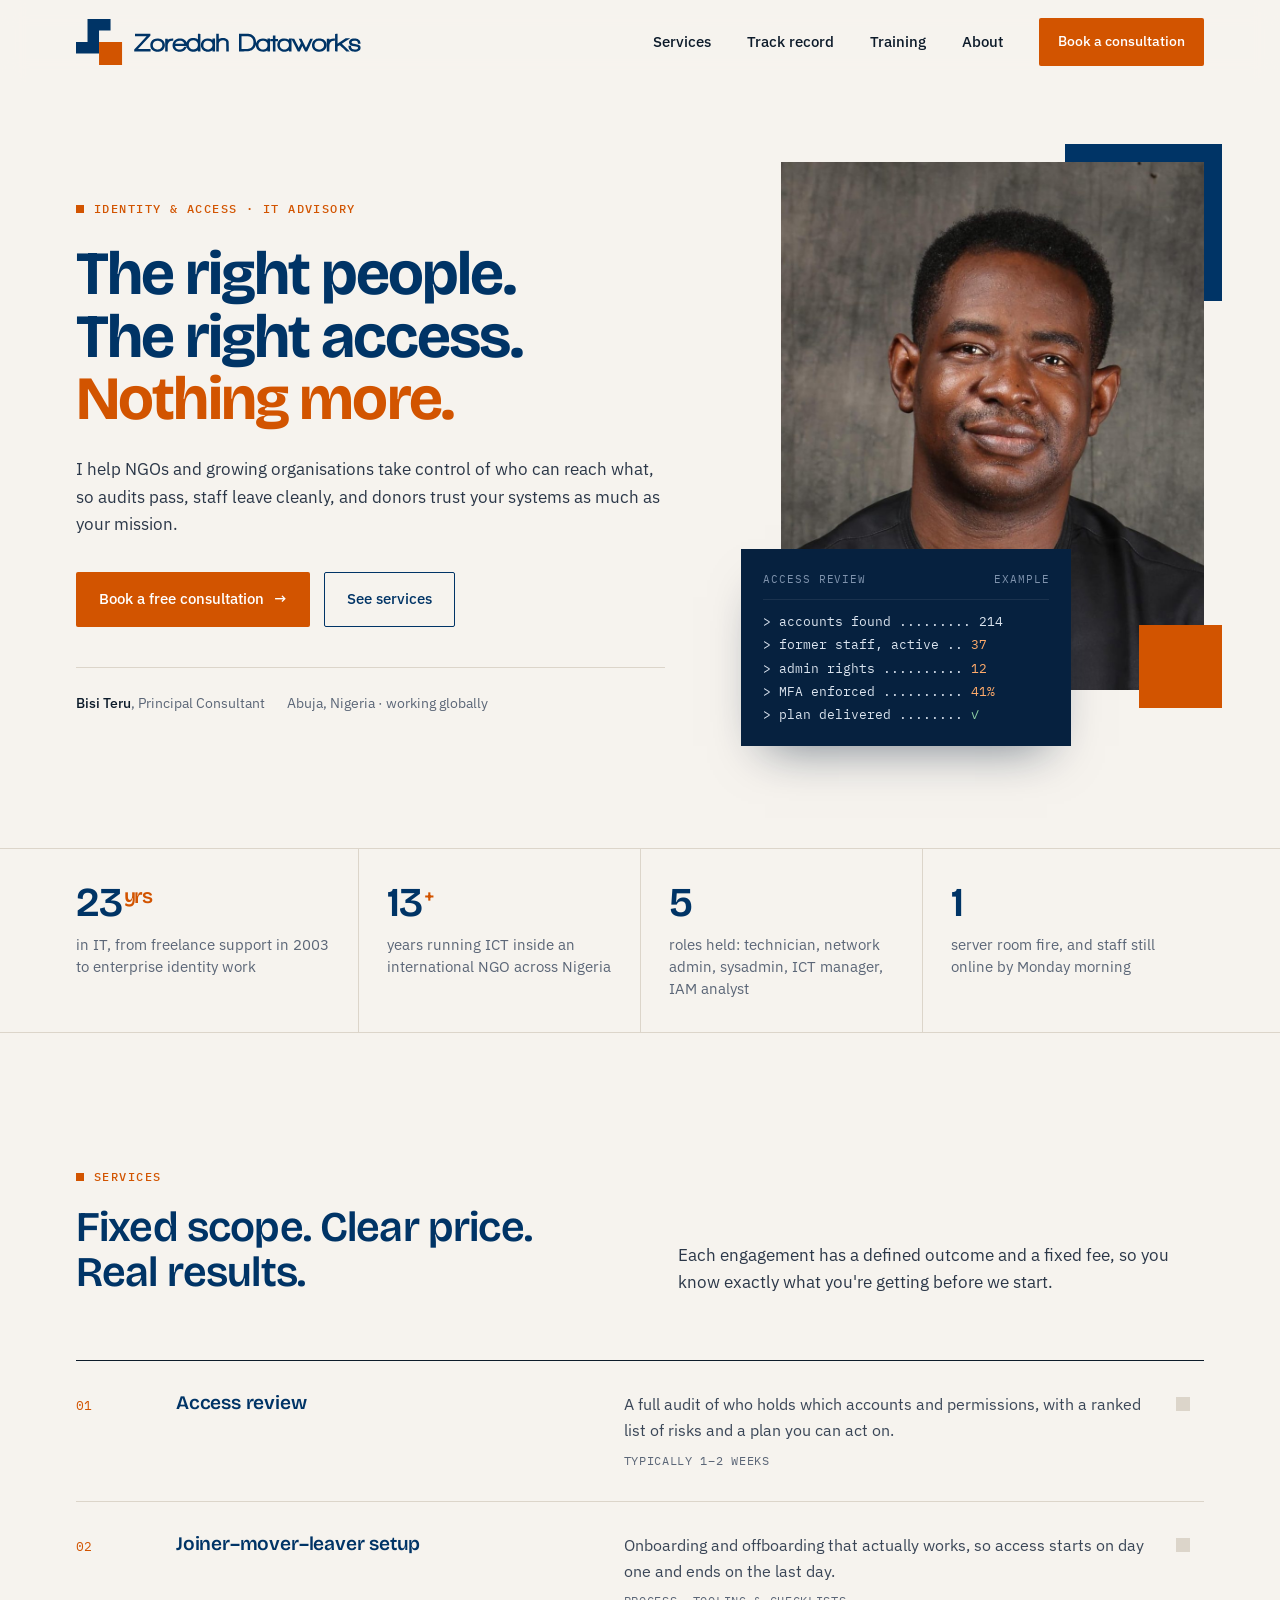
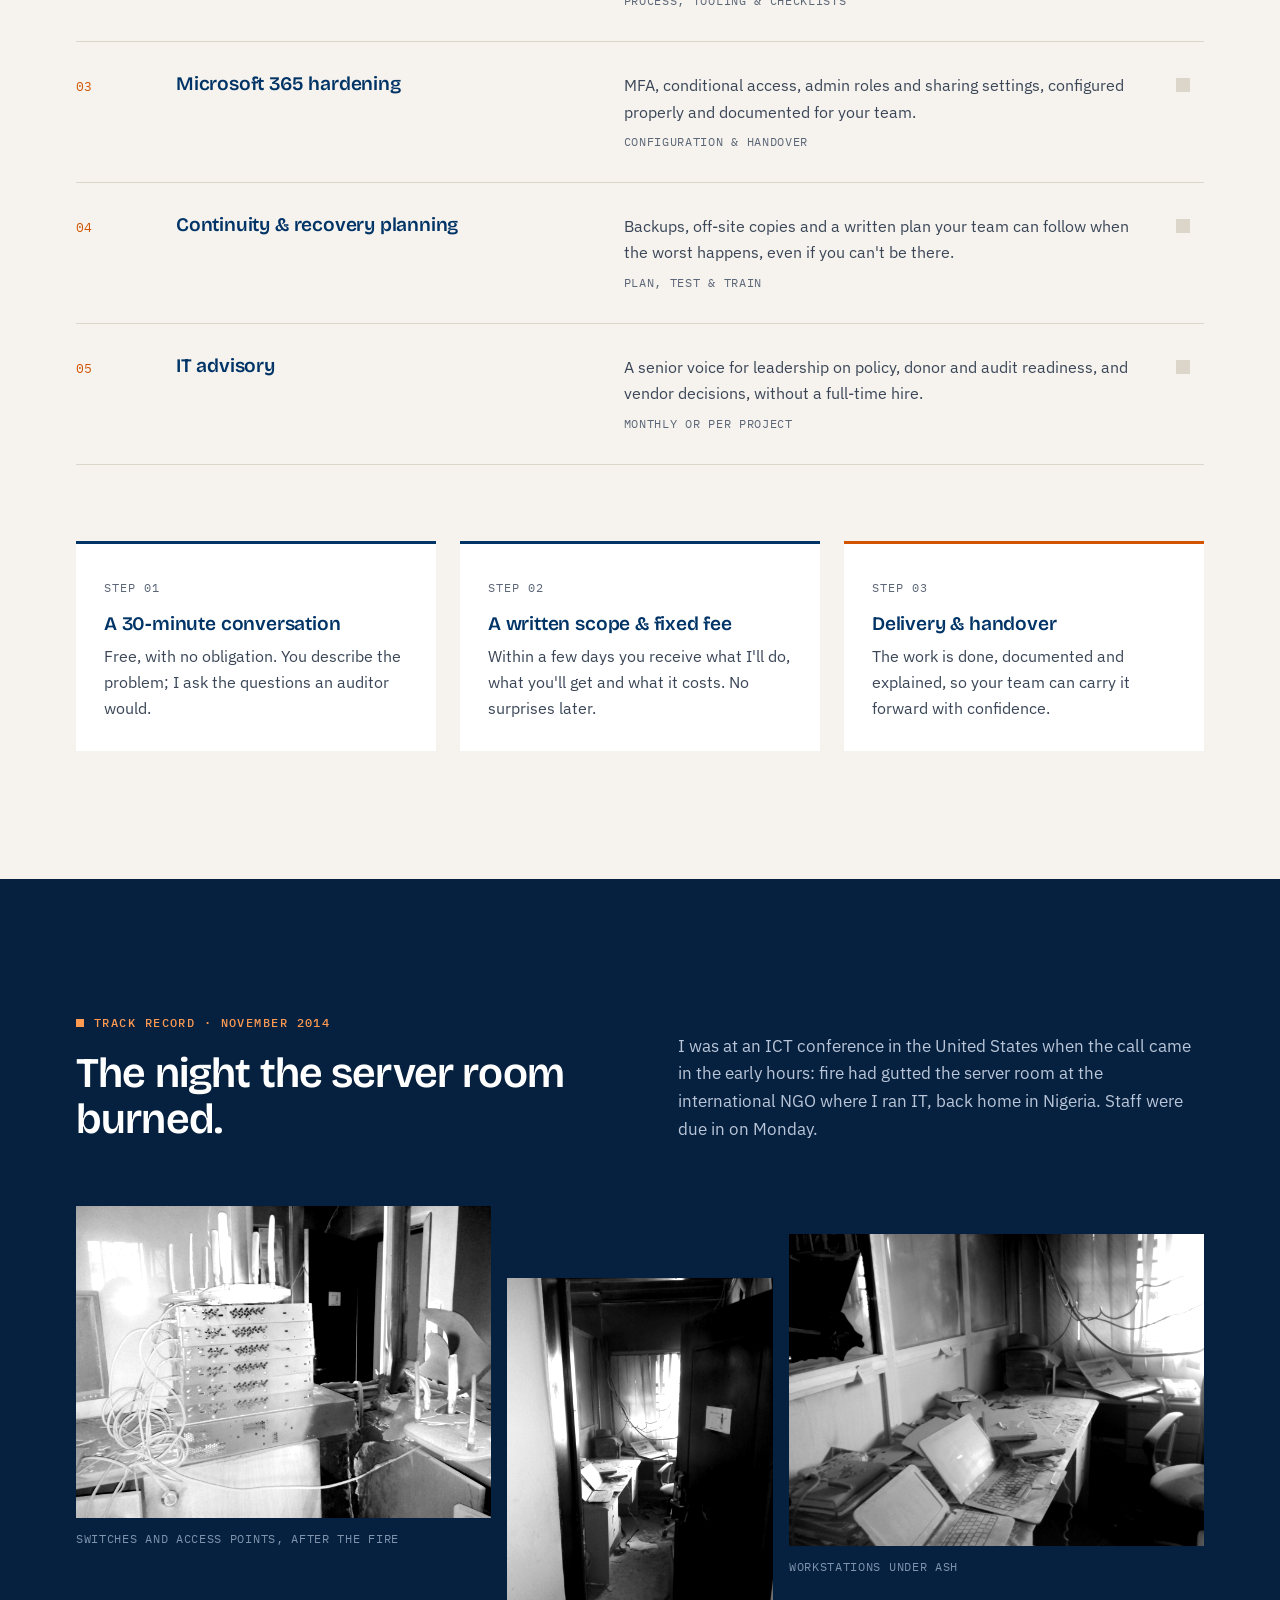
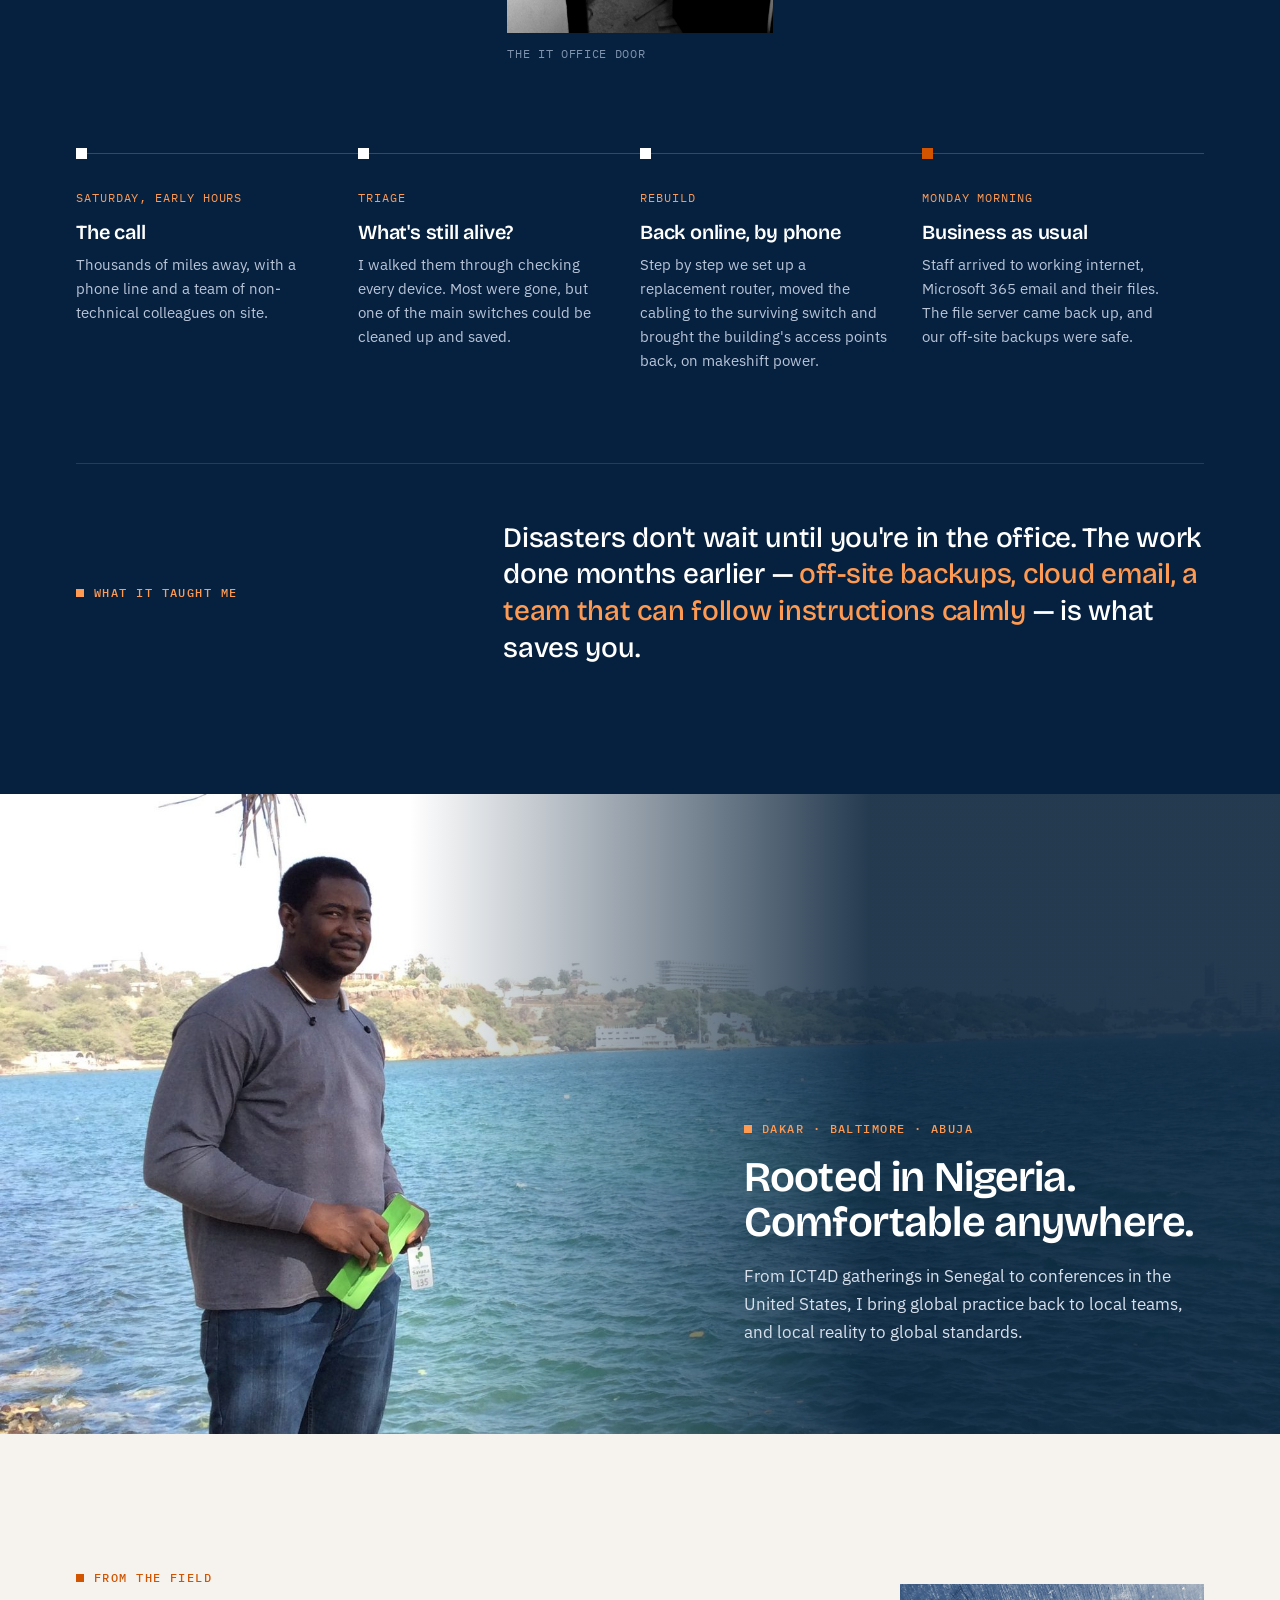
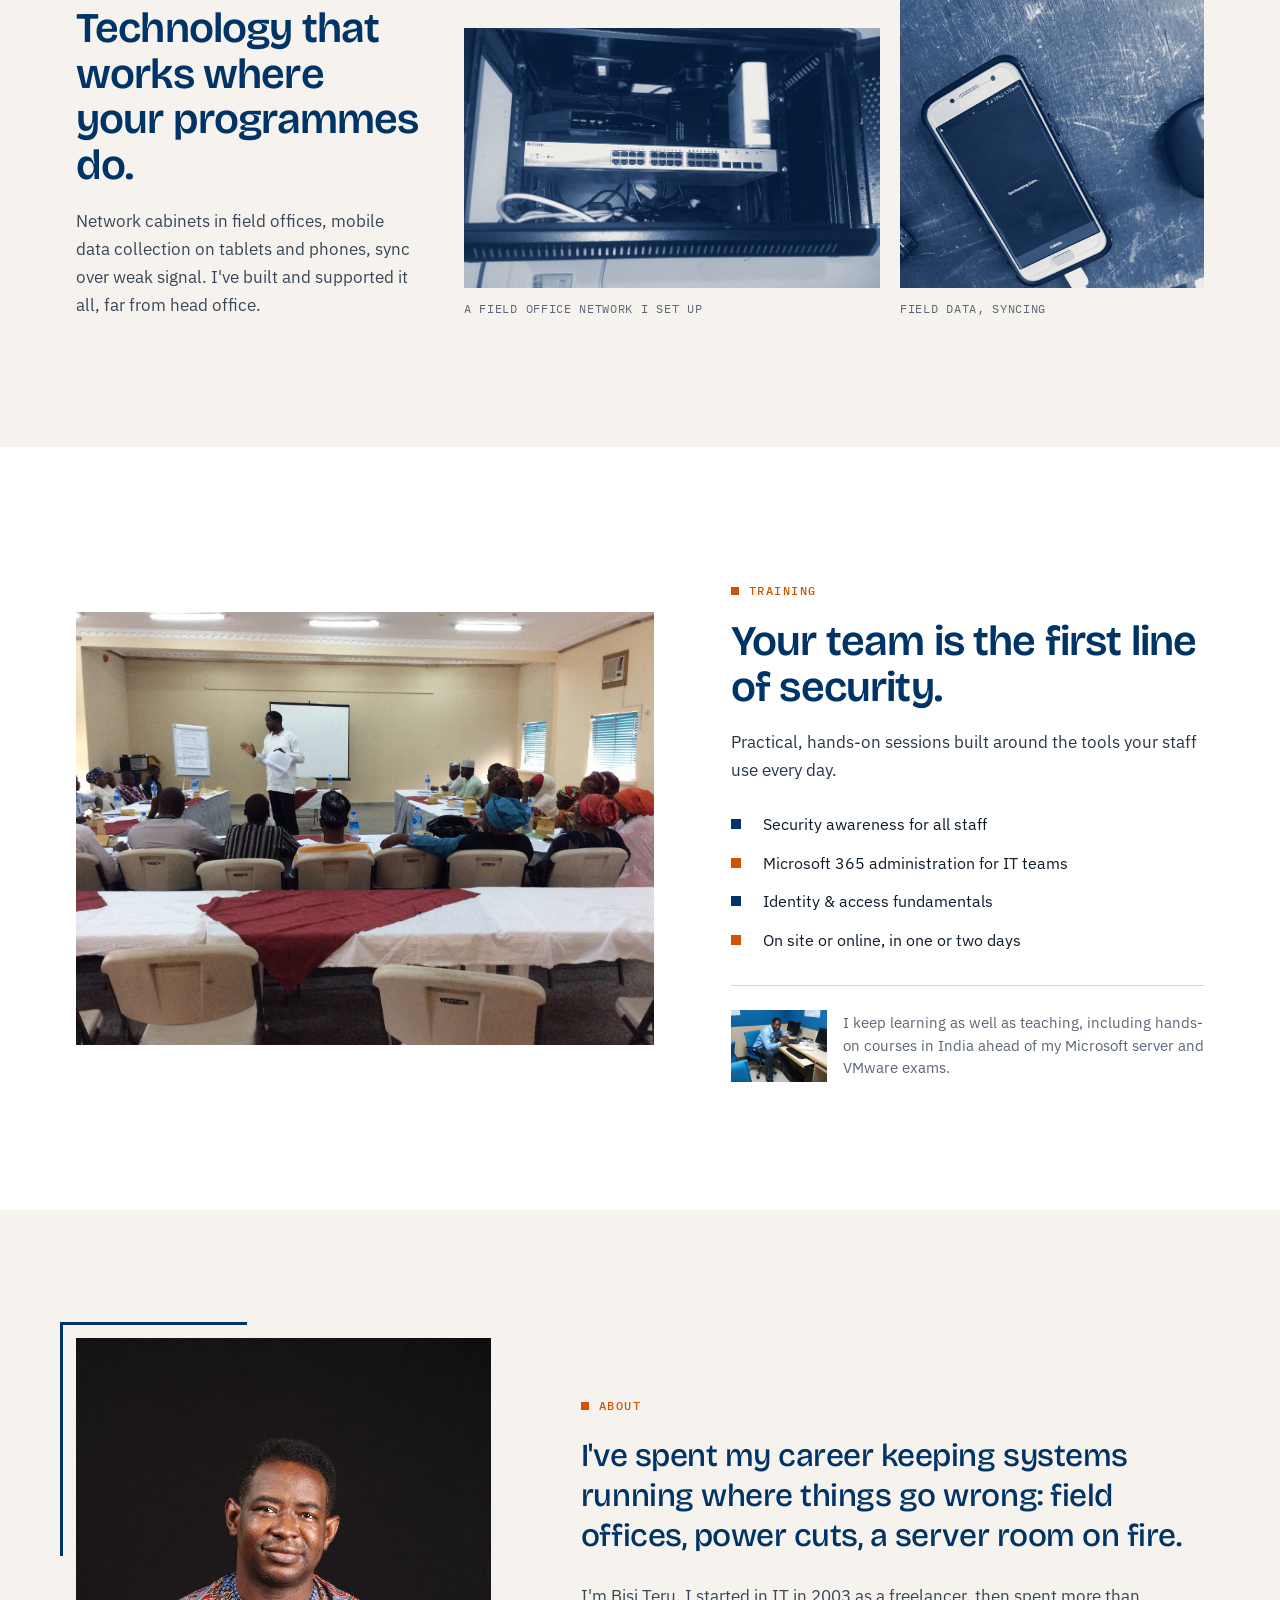
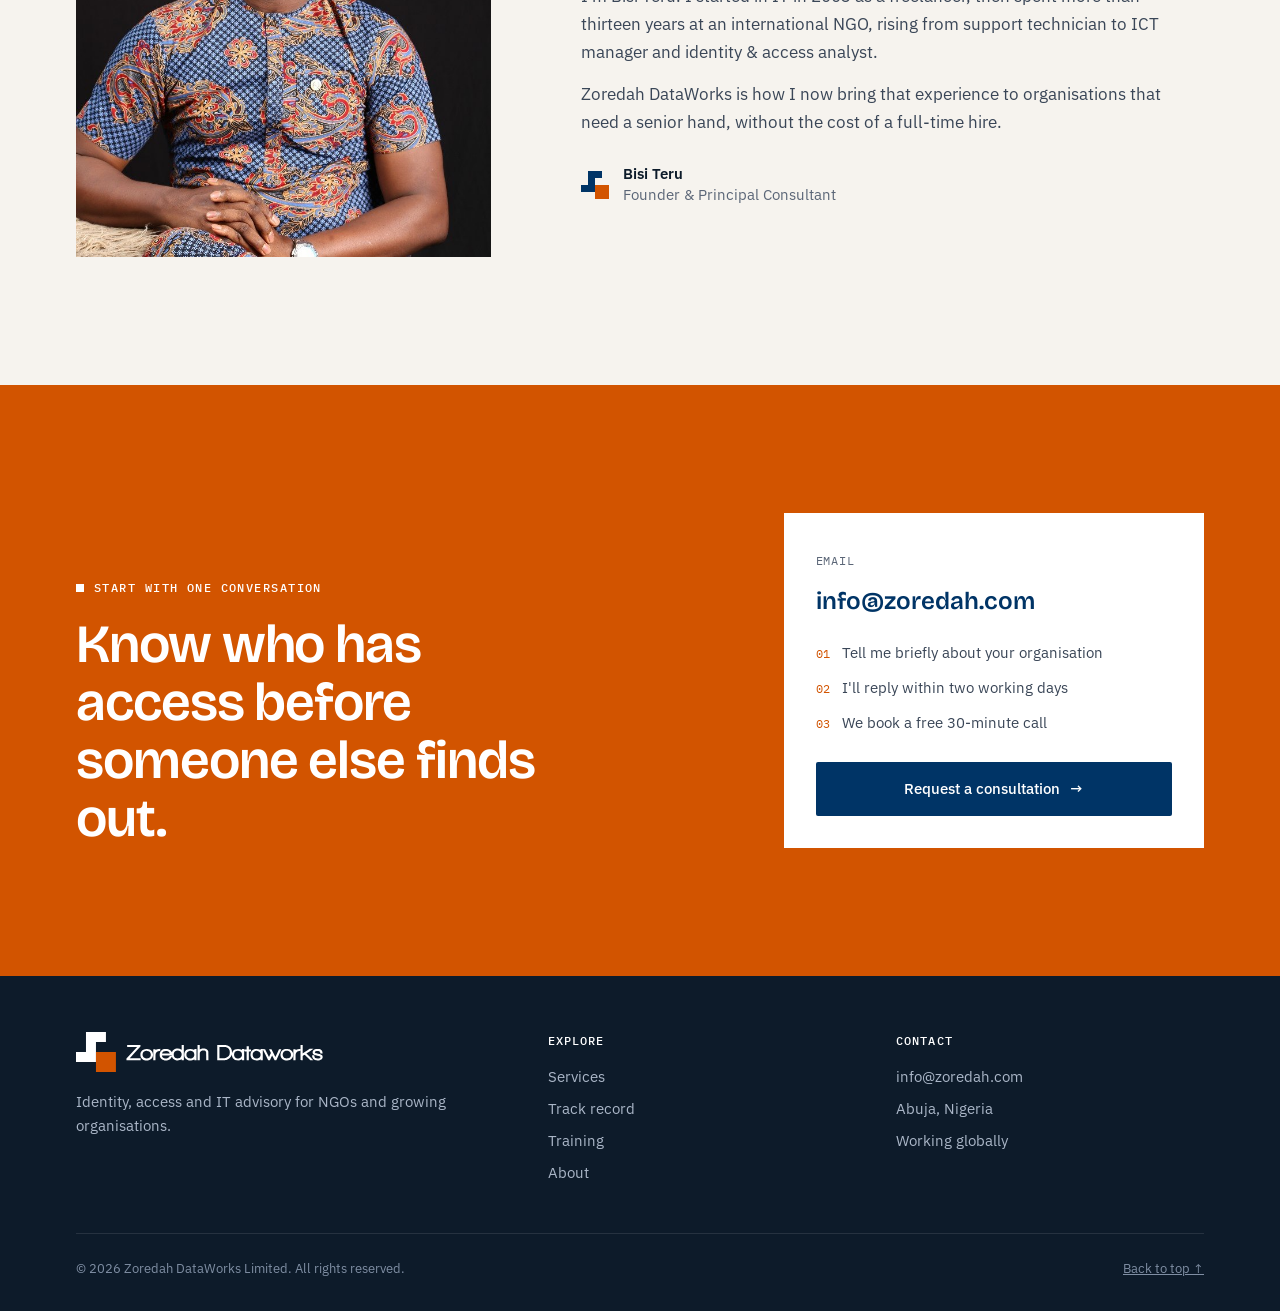
<file: index.html>
<!DOCTYPE html>
<html lang="en" class="no-js">
<head>
<meta charset="utf-8">
<meta name="viewport" content="width=device-width,initial-scale=1">
<title>Zoredah DataWorks | Identity, access &amp; IT advisory for NGOs</title>
<meta name="description" content="Identity and access management, Microsoft 365 security, continuity planning and IT training for NGOs and growing organisations. Led by Bisi Teru, 23 years in IT. Abuja, working globally.">
<link rel="canonical" href="https://zoredah.com/">
<meta name="theme-color" content="#003466">

<meta property="og:type" content="website">
<meta property="og:site_name" content="Zoredah DataWorks">
<meta property="og:title" content="Zoredah DataWorks | Identity, access & IT advisory">
<meta property="og:description" content="The right people. The right access. Nothing more. IT advisory for NGOs and growing organisations, led by Bisi Teru.">
<meta property="og:url" content="https://zoredah.com/">
<meta property="og:image" content="https://zoredah.com/images/og-image.jpg">
<meta property="og:image:width" content="1200">
<meta property="og:image:height" content="630">
<meta name="twitter:card" content="summary_large_image">

<link rel="icon" href="/favicon.svg" type="image/svg+xml">
<link rel="icon" href="/favicon-32.png" sizes="32x32" type="image/png">
<link rel="apple-touch-icon" href="/apple-touch-icon.png">

<link rel="preconnect" href="https://fonts.googleapis.com">
<link rel="preconnect" href="https://fonts.gstatic.com" crossorigin>
<link href="https://fonts.googleapis.com/css2?family=Bricolage+Grotesque:opsz,wght@12..96,500;12..96,600;12..96,700&family=IBM+Plex+Sans:wght@400;500;600&family=IBM+Plex+Mono:wght@400;500&display=swap" rel="stylesheet">
<link rel="stylesheet" href="/styles.css">
<link rel="preload" as="image" href="/images/bisi-portrait.jpg">

<script type="application/ld+json">
{"@context":"https://schema.org","@type":"ProfessionalService","name":"Zoredah DataWorks Limited","url":"https://zoredah.com/","logo":"https://zoredah.com/brand/logo-vertical.svg","image":"https://zoredah.com/images/og-image.jpg","email":"info@zoredah.com","description":"Identity and access management, IT advisory, continuity planning and training for NGOs and growing organisations.","address":{"@type":"PostalAddress","addressLocality":"Abuja","addressCountry":"NG"},"areaServed":"Worldwide","founder":{"@type":"Person","name":"Bisi Teru","jobTitle":"Principal Consultant"}}
</script>
</head>
<body>
<a class="skip" href="#main">Skip to content</a>

<header class="site-header" id="top">
  <div class="wrap header-inner">
    <a class="logo" href="/" aria-label="Zoredah Dataworks home">
      <img src="/brand/logo-horizontal.svg" alt="Zoredah Dataworks" width="333" height="46">
    </a>
    <button class="menu-btn" aria-expanded="false" aria-controls="site-nav" aria-label="Open menu"><span></span><span></span><span></span></button>
    <nav class="nav" id="site-nav" aria-label="Main">
      <a href="#services">Services</a>
      <a href="#track-record">Track record</a>
      <a href="#training">Training</a>
      <a href="#about">About</a>
      <a class="btn btn-primary" href="#contact">Book a consultation</a>
    </nav>
  </div>
</header>

<main id="main">

<!-- HERO -->
<section class="hero">
  <div class="wrap hero-grid">
    <div>
      <span class="eyebrow">Identity &amp; access · IT advisory</span>
      <h1>The right people.<br>The right access.<br><span class="accent">Nothing more.</span></h1>
      <p class="lede">I help NGOs and growing organisations take control of who can reach what, so audits pass, staff leave cleanly, and donors trust your systems as much as your mission.</p>
      <div class="hero-actions">
        <a class="btn btn-primary" href="#contact">Book a free consultation <span class="arr" aria-hidden="true">→</span></a>
        <a class="btn btn-ghost" href="#services">See services</a>
      </div>
      <div class="hero-meta">
        <span><strong>Bisi Teru</strong>, Principal Consultant</span>
        <span>Abuja, Nigeria · working globally</span>
      </div>
    </div>

    <div class="hero-visual">
      <div class="hero-photo">
        <img src="/images/bisi-portrait.jpg" alt="Bisi Teru, founder of Zoredah DataWorks" width="1200" height="1148" fetchpriority="high">
      </div>
      <div class="console" aria-label="Example findings from an access review">
        <div class="bar"><span>Access review</span><span>example</span></div>
        &gt; accounts found ......... 214<br>
        &gt; former staff, active .. <span class="warn">37</span><br>
        &gt; admin rights .......... <span class="warn">12</span><br>
        &gt; MFA enforced .......... <span class="warn">41%</span><br>
        &gt; plan delivered ........ <span class="ok">✓</span>
      </div>
    </div>
  </div>
</section>

<!-- STATS -->
<section class="stats" aria-label="At a glance">
  <div class="wrap stats-grid">
    <div class="stat reveal"><div class="num">23<sup>yrs</sup></div><p>in IT, from freelance support in 2003 to enterprise identity work</p></div>
    <div class="stat reveal"><div class="num">13<sup>+</sup></div><p>years running ICT inside an international NGO across Nigeria</p></div>
    <div class="stat reveal"><div class="num">5</div><p>roles held: technician, network admin, sysadmin, ICT manager, IAM analyst</p></div>
    <div class="stat reveal"><div class="num">1</div><p>server room fire, and staff still online by Monday morning</p></div>
  </div>
</section>

<!-- SERVICES -->
<section class="section" id="services">
  <div class="wrap">
    <div class="section-head reveal">
      <div>
        <span class="eyebrow">Services</span>
        <h2>Fixed scope. Clear price.<br>Real results.</h2>
      </div>
      <p class="lede">Each engagement has a defined outcome and a fixed fee, so you know exactly what you're getting before we start.</p>
    </div>

    <div class="svc-list">
      <div class="svc reveal"><span class="n">01</span><h3>Access review</h3><p>A full audit of who holds which accounts and permissions, with a ranked list of risks and a plan you can act on.<span class="tag">Typically 1–2 weeks</span></p><span class="blk" aria-hidden="true"></span></div>
      <div class="svc reveal"><span class="n">02</span><h3>Joiner–mover–leaver setup</h3><p>Onboarding and offboarding that actually works, so access starts on day one and ends on the last day.<span class="tag">Process, tooling &amp; checklists</span></p><span class="blk" aria-hidden="true"></span></div>
      <div class="svc reveal"><span class="n">03</span><h3>Microsoft 365 hardening</h3><p>MFA, conditional access, admin roles and sharing settings, configured properly and documented for your team.<span class="tag">Configuration &amp; handover</span></p><span class="blk" aria-hidden="true"></span></div>
      <div class="svc reveal"><span class="n">04</span><h3>Continuity &amp; recovery planning</h3><p>Backups, off-site copies and a written plan your team can follow when the worst happens, even if you can't be there.<span class="tag">Plan, test &amp; train</span></p><span class="blk" aria-hidden="true"></span></div>
      <div class="svc reveal"><span class="n">05</span><h3>IT advisory</h3><p>A senior voice for leadership on policy, donor and audit readiness, and vendor decisions, without a full-time hire.<span class="tag">Monthly or per project</span></p><span class="blk" aria-hidden="true"></span></div>
    </div>

    <div class="process">
      <div class="step reveal"><span class="mono">Step 01</span><h3>A 30-minute conversation</h3><p>Free, with no obligation. You describe the problem; I ask the questions an auditor would.</p></div>
      <div class="step reveal"><span class="mono">Step 02</span><h3>A written scope &amp; fixed fee</h3><p>Within a few days you receive what I'll do, what you'll get and what it costs. No surprises later.</p></div>
      <div class="step reveal"><span class="mono">Step 03</span><h3>Delivery &amp; handover</h3><p>The work is done, documented and explained, so your team can carry it forward with confidence.</p></div>
    </div>
  </div>
</section>

<!-- FIRE STORY -->
<section class="section story" id="track-record">
  <div class="wrap">
    <div class="section-head reveal">
      <div>
        <span class="eyebrow">Track record · November 2014</span>
        <h2>The night the server room burned.</h2>
      </div>
      <p class="lede">I was at an ICT conference in the United States when the call came in the early hours: fire had gutted the server room at the international NGO where I ran IT, back home in Nigeria. Staff were due in on Monday.</p>
    </div>

    <div class="fire-grid">
      <figure class="reveal"><div class="ph"><img src="/images/fire-switches.jpg" alt="Network switches and wireless access points damaged by fire" width="1400" height="1050" loading="lazy"></div><figcaption>Switches and access points, after the fire</figcaption></figure>
      <figure class="reveal"><div class="ph"><img src="/images/fire-doorway.jpg" alt="Doorway into the fire-damaged IT office" width="900" height="1200" loading="lazy"></div><figcaption>The IT office door</figcaption></figure>
      <figure class="reveal"><div class="ph"><img src="/images/fire-laptops.jpg" alt="Laptops on a desk covered in ash and debris" width="1400" height="1050" loading="lazy"></div><figcaption>Workstations under ash</figcaption></figure>
    </div>

    <div class="timeline">
      <div class="tl reveal"><span class="when">Saturday, early hours</span><h3>The call</h3><p>Thousands of miles away, with a phone line and a team of non-technical colleagues on site.</p></div>
      <div class="tl reveal"><span class="when">Triage</span><h3>What's still alive?</h3><p>I walked them through checking every device. Most were gone, but one of the main switches could be cleaned up and saved.</p></div>
      <div class="tl reveal"><span class="when">Rebuild</span><h3>Back online, by phone</h3><p>Step by step we set up a replacement router, moved the cabling to the surviving switch and brought the building's access points back, on makeshift power.</p></div>
      <div class="tl reveal"><span class="when">Monday morning</span><h3>Business as usual</h3><p>Staff arrived to working internet, Microsoft 365 email and their files. The file server came back up, and our off-site backups were safe.</p></div>
    </div>

    <div class="lesson reveal">
      <span class="eyebrow">What it taught me</span>
      <blockquote>Disasters don't wait until you're in the office. The work done months earlier — <em>off-site backups, cloud email, a team that can follow instructions calmly</em> — is what saves you.</blockquote>
    </div>
  </div>
</section>

<!-- GLOBAL -->
<section class="global" aria-label="Working globally">
  <img src="/images/dakar.jpg" alt="Bisi Teru by the sea in Dakar, Senegal, during an ICT4D conference" width="2000" height="1315" loading="lazy">
  <div class="wrap">
    <div class="global-t reveal">
      <span class="eyebrow">Dakar · Baltimore · Abuja</span>
      <h2>Rooted in Nigeria. Comfortable anywhere.</h2>
      <p>From ICT4D gatherings in Senegal to conferences in the United States, I bring global practice back to local teams, and local reality to global standards.</p>
    </div>
  </div>
</section>

<!-- FIELD -->
<section class="section">
  <div class="wrap field-grid">
    <div class="intro reveal">
      <span class="eyebrow">From the field</span>
      <h2>Technology that works where your programmes do.</h2>
      <p>Network cabinets in field offices, mobile data collection on tablets and phones, sync over weak signal. I've built and supported it all, far from head office.</p>
    </div>
    <figure class="reveal"><div class="ph"><img src="/images/field-cabinet.jpg" alt="A field office network cabinet with switch, router and storage" width="1000" height="561" loading="lazy"></div><figcaption>A field office network I set up</figcaption></figure>
    <figure class="reveal"><div class="ph"><img src="/images/field-sync.jpg" alt="A phone syncing field data on a wooden table" width="1000" height="960" loading="lazy"></div><figcaption>Field data, syncing</figcaption></figure>
  </div>
</section>

<!-- TRAINING -->
<section class="section training" id="training">
  <div class="wrap train-grid">
    <div class="train-photo reveal">
      <div class="ph"><img src="/images/training-kaduna.jpg" alt="Bisi Teru leading a training session in Kaduna State" width="1600" height="1195" loading="lazy"></div>
    </div>
    <div class="reveal">
      <span class="eyebrow">Training</span>
      <h2>Your team is the first line of security.</h2>
      <p class="lede">Practical, hands-on sessions built around the tools your staff use every day.</p>
      <ul class="checks">
        <li>Security awareness for all staff</li>
        <li>Microsoft 365 administration for IT teams</li>
        <li>Identity &amp; access fundamentals</li>
        <li>On site or online, in one or two days</li>
      </ul>
      <div class="note">
        <img src="/images/training-india.jpg" alt="Bisi Teru at a technical training lab in India" width="1200" height="880" loading="lazy">
        <p>I keep learning as well as teaching, including hands-on courses in India ahead of my Microsoft server and VMware exams.</p>
      </div>
    </div>
  </div>
</section>

<!-- ABOUT -->
<section class="section" id="about">
  <div class="wrap about-grid">
    <div class="about-photo reveal">
      <div class="ph"><img src="/images/bisi-batik.jpg" alt="Portrait of Bisi Teru" width="720" height="900" loading="lazy"></div>
    </div>
    <div class="about-t reveal">
      <span class="eyebrow">About</span>
      <blockquote>I've spent my career keeping systems running where things go wrong: field offices, power cuts, a server room on fire.</blockquote>
      <p>I'm Bisi Teru. I started in IT in 2003 as a freelancer, then spent more than thirteen years at an international NGO, rising from support technician to ICT manager and identity &amp; access analyst.</p>
      <p>Zoredah DataWorks is how I now bring that experience to organisations that need a senior hand, without the cost of a full-time hire.</p>
      <div class="sig">
        <img src="/brand/mark.svg" alt="" width="28" height="28">
        <div><strong>Bisi Teru</strong><span>Founder &amp; Principal Consultant</span></div>
      </div>
    </div>
  </div>
</section>

<!-- CONTACT -->
<section class="section contact" id="contact">
  <div class="wrap contact-grid">
    <div class="reveal">
      <span class="eyebrow">Start with one conversation</span>
      <h2>Know who has access before someone else finds out.</h2>
    </div>
    <div class="contact-card reveal">
      <span class="mono">Email</span>
      <a class="mail" href="mailto:info@zoredah.com?subject=Consultation%20request">info@zoredah.com</a>
      <ol>
        <li>Tell me briefly about your organisation</li>
        <li>I'll reply within two working days</li>
        <li>We book a free 30-minute call</li>
      </ol>
      <a class="btn" href="mailto:info@zoredah.com?subject=Consultation%20request">Request a consultation <span class="arr" aria-hidden="true">→</span></a>
    </div>
  </div>
</section>

</main>

<footer class="site-footer">
  <div class="wrap">
    <div class="foot-grid">
      <div>
        <img src="/brand/logo-horizontal-white.svg" alt="Zoredah Dataworks" width="289" height="40" loading="lazy">
        <p>Identity, access and IT advisory for NGOs and growing organisations.</p>
      </div>
      <div>
        <h4>Explore</h4>
        <ul>
          <li><a href="#services">Services</a></li>
          <li><a href="#track-record">Track record</a></li>
          <li><a href="#training">Training</a></li>
          <li><a href="#about">About</a></li>
        </ul>
      </div>
      <div>
        <h4>Contact</h4>
        <ul>
          <li><a href="mailto:info@zoredah.com">info@zoredah.com</a></li>
          <li>Abuja, Nigeria</li>
          <li>Working globally</li>
        </ul>
      </div>
    </div>
    <div class="foot-base">
      <span>© <span id="year">2026</span> Zoredah DataWorks Limited. All rights reserved.</span>
      <a href="#top">Back to top ↑</a>
    </div>
  </div>
</footer>

<script src="/main.js" defer></script>
</body>
</html>
</file>
<file: styles.css>
/* Zoredah DataWorks — site styles */
:root{
  --navy:#003466;
  --navy-deep:#06213f;
  --ink:#0d1b2a;
  --orange:#D25400;
  --orange-soft:#f3e3d6;
  --paper:#f6f3ee;
  --paper-2:#ece7df;
  --line:#dcd5ca;
  --muted:#5b6677;
  --white:#ffffff;

  --font-head:'Bricolage Grotesque',system-ui,sans-serif;
  --font-body:'IBM Plex Sans',system-ui,sans-serif;
  --font-mono:'IBM Plex Mono',ui-monospace,monospace;

  --wrap:1240px;
  --gutter:clamp(20px,5vw,56px);
  --section:clamp(72px,10vw,136px);
  --radius:2px;
}

*,*::before,*::after{box-sizing:border-box}
*{margin:0;padding:0}
html{scroll-behavior:smooth;-webkit-text-size-adjust:100%}
body{font-family:var(--font-body);font-size:17px;line-height:1.65;color:var(--ink);background:var(--paper);-webkit-font-smoothing:antialiased}
img,svg{display:block;max-width:100%}
a{color:inherit}
ul{list-style:none}
:focus-visible{outline:2px solid var(--orange);outline-offset:3px}

.wrap{max-width:var(--wrap);margin:0 auto;padding:0 var(--gutter)}
.skip{position:absolute;left:-999px;top:12px;background:var(--ink);color:#fff;padding:10px 16px;z-index:100}
.skip:focus{left:12px}

/* type */
h1,h2,h3{font-family:var(--font-head);font-weight:600;letter-spacing:-.02em;line-height:1.08;color:var(--navy)}
h1{font-size:clamp(38px,4.8vw,66px);font-weight:700;letter-spacing:-.03em;line-height:1.02}
h2{font-size:clamp(30px,3.3vw,46px)}
h3{font-size:clamp(19px,1.5vw,22px);line-height:1.25;letter-spacing:-.01em}
.lede{font-size:clamp(17px,1.35vw,19px);line-height:1.6;color:#2b3748;max-width:34em}
.eyebrow{font-family:var(--font-mono);font-size:12px;font-weight:500;letter-spacing:.12em;text-transform:uppercase;color:var(--orange);display:inline-flex;align-items:center;gap:10px}
.eyebrow::before{content:'';width:8px;height:8px;background:currentColor}
.mono{font-family:var(--font-mono);font-size:12px;letter-spacing:.08em;text-transform:uppercase}
.accent{color:var(--orange)}

/* buttons */
.btn{display:inline-flex;align-items:center;gap:10px;font-family:var(--font-body);font-weight:500;font-size:15px;padding:14px 22px;text-decoration:none;border:1.5px solid transparent;border-radius:var(--radius);transition:background .2s,color .2s,border-color .2s}
.btn-primary{background:var(--orange);color:#fff}
.btn-primary:hover{background:#b44800}
.btn-ghost{border-color:var(--navy);color:var(--navy)}
.btn-ghost:hover{background:var(--navy);color:#fff}
.btn .arr{transition:transform .2s}
.btn:hover .arr{transform:translateX(3px)}

/* header */
.site-header{position:sticky;top:0;z-index:50;background:rgba(246,243,238,.88);backdrop-filter:saturate(1.4) blur(12px);-webkit-backdrop-filter:saturate(1.4) blur(12px);border-bottom:1px solid transparent;transition:border-color .2s}
.site-header.scrolled{border-bottom-color:var(--line)}
.header-inner{display:flex;align-items:center;justify-content:space-between;height:84px;gap:24px}
.logo img{height:46px;width:auto}
.nav{display:flex;align-items:center;gap:36px}
.nav a{text-decoration:none;font-size:15px;font-weight:500;color:var(--ink);position:relative;padding:6px 0}
.nav a::after{content:'';position:absolute;left:0;right:100%;bottom:0;height:2px;background:var(--orange);transition:right .25s}
.nav a:hover::after{right:0}
.nav .btn{padding:11px 18px;font-size:14px;color:#fff}
.nav .btn::after{display:none}
.menu-btn{display:none;background:none;border:0;width:44px;height:44px;cursor:pointer;position:relative}
.menu-btn span{position:absolute;left:10px;right:10px;height:2px;background:var(--navy);transition:transform .25s,opacity .2s}
.menu-btn span:nth-child(1){top:15px}.menu-btn span:nth-child(2){top:21px}.menu-btn span:nth-child(3){top:27px}
.menu-btn[aria-expanded="true"] span:nth-child(1){transform:translateY(6px) rotate(45deg)}
.menu-btn[aria-expanded="true"] span:nth-child(2){opacity:0}
.menu-btn[aria-expanded="true"] span:nth-child(3){transform:translateY(-6px) rotate(-45deg)}

/* hero */
.hero{padding:clamp(40px,6vw,80px) 0 clamp(64px,8vw,112px)}
.hero-grid{display:grid;grid-template-columns:1.12fr .88fr;gap:clamp(40px,6vw,88px);align-items:center}
.hero h1{margin:22px 0 24px}
.hero-actions{display:flex;flex-wrap:wrap;gap:14px;margin-top:34px}
.hero-meta{display:flex;flex-wrap:wrap;gap:8px 22px;margin-top:40px;padding-top:24px;border-top:1px solid var(--line);font-size:14px;color:var(--muted)}
.hero-meta strong{color:var(--ink);font-weight:500}
.hero-visual{position:relative;padding:0 0 56px 40px}
.hero-photo{position:relative;aspect-ratio:4/5;overflow:hidden;background:var(--paper-2)}
.hero-photo img{width:100%;height:100%;object-fit:cover;object-position:50% 28%}
.hero-visual::before{content:'';position:absolute;top:-18px;right:-18px;width:34%;aspect-ratio:1;background:var(--navy);z-index:-1}
.hero-visual::after{content:'';position:absolute;right:-18px;bottom:38px;width:18%;aspect-ratio:1;background:var(--orange)}
.console{position:absolute;left:0;bottom:0;width:min(330px,86%);background:var(--navy-deep);color:#dbe4ef;padding:20px 22px;font-family:var(--font-mono);font-size:12.5px;line-height:1.85;box-shadow:0 24px 48px -24px rgba(0,25,51,.55)}
.console .bar{display:flex;justify-content:space-between;color:#7f93ad;font-size:11px;letter-spacing:.08em;text-transform:uppercase;margin-bottom:10px;padding-bottom:10px;border-bottom:1px solid rgba(255,255,255,.08)}
.console .warn{color:#ffab6b}
.console .ok{color:#8fd1a6}

/* stats */
.stats{border-top:1px solid var(--line);border-bottom:1px solid var(--line);background:var(--paper)}
.stats-grid{display:grid;grid-template-columns:repeat(4,1fr)}
.stat{padding:34px 28px 32px;border-left:1px solid var(--line)}
.stat:first-child{border-left:0;padding-left:0}
.stat .num{font-family:var(--font-head);font-weight:600;font-size:clamp(34px,3.2vw,46px);line-height:1;color:var(--navy);letter-spacing:-.03em}
.stat .num sup{font-size:.5em;color:var(--orange);margin-left:2px;vertical-align:top;position:relative;top:.2em}
.stat p{margin-top:10px;font-size:14.5px;color:var(--muted);line-height:1.5}

/* section scaffold */
.section{padding:var(--section) 0}
.section-head{display:grid;grid-template-columns:1fr 1fr;gap:clamp(32px,6vw,96px);align-items:end;margin-bottom:clamp(40px,5vw,64px)}
.section-head h2{margin-top:16px}
.section-head .lede{justify-self:end}

/* services */
.svc-list{border-top:1px solid var(--ink)}
.svc{display:grid;grid-template-columns:72px 1fr 1.25fr 28px;gap:28px;align-items:start;padding:30px 0;border-bottom:1px solid var(--line);transition:background .2s}
.svc .n{font-family:var(--font-mono);font-size:13px;color:var(--orange);padding-top:4px}
.svc p{color:#3a4657;font-size:16px}
.svc .tag{display:block;margin-top:8px;font-family:var(--font-mono);font-size:11.5px;letter-spacing:.06em;text-transform:uppercase;color:var(--muted)}
.svc .blk{width:14px;height:14px;background:var(--line);margin-top:6px;transition:background .2s,transform .2s}
.svc:hover .blk{background:var(--orange);transform:rotate(90deg)}
.svc:hover h3{color:var(--orange)}
.process{display:grid;grid-template-columns:repeat(3,1fr);gap:24px;margin-top:clamp(48px,6vw,80px)}
.step{background:var(--white);padding:28px 28px 30px;border-top:3px solid var(--navy)}
.step:nth-child(3){border-top-color:var(--orange)}
.step .mono{color:var(--muted)}
.step h3{margin:12px 0 8px}
.step p{font-size:15.5px;color:#3a4657}

/* fire story */
.story{background:var(--navy-deep);color:#d4dceb}
.story h2{color:#fff}
.story .lede{color:#b9c5d8}
.story .eyebrow{color:#ff9a52}
.fire-grid{display:grid;grid-template-columns:1.25fr .8fr 1.25fr;gap:16px;align-items:start}
.fire-grid figure:nth-child(2){margin-top:72px}
.fire-grid figure:nth-child(3){margin-top:28px}
.fire-grid .ph{overflow:hidden;background:#0b2a4d}
.fire-grid figure:nth-child(1) .ph,.fire-grid figure:nth-child(3) .ph{aspect-ratio:4/3}
.fire-grid figure:nth-child(2) .ph{aspect-ratio:3/4}
.fire-grid img{width:100%;height:100%;object-fit:cover;filter:contrast(1.05)}
figcaption{margin-top:12px;font-family:var(--font-mono);font-size:11.5px;letter-spacing:.06em;text-transform:uppercase;color:#7f93ad}
.timeline{display:grid;grid-template-columns:repeat(4,1fr);gap:0;margin-top:clamp(56px,7vw,96px);border-top:1px solid rgba(255,255,255,.18)}
.tl{padding:28px 28px 0 0;position:relative}
.tl::before{content:'';position:absolute;top:-6px;left:0;width:11px;height:11px;background:#fff}
.tl:last-child::before{background:var(--orange)}
.tl .when{font-family:var(--font-mono);font-size:11.5px;letter-spacing:.08em;text-transform:uppercase;color:#ff9a52}
.tl h3{color:#fff;margin:10px 0 8px;font-size:20px}
.tl p{font-size:15px;line-height:1.6;color:#b9c5d8}
.lesson{display:grid;grid-template-columns:1fr 2fr;gap:clamp(32px,6vw,96px);margin-top:clamp(56px,7vw,96px);padding-top:clamp(40px,5vw,56px);border-top:1px solid rgba(255,255,255,.12)}
.lesson blockquote{font-family:var(--font-head);font-weight:500;font-size:clamp(22px,2.2vw,30px);line-height:1.3;color:#fff;letter-spacing:-.01em}
.lesson blockquote em{font-style:normal;color:#ff9a52}

/* global band */
.global{position:relative;min-height:clamp(420px,60vw,640px);display:flex;align-items:flex-end;color:#fff;overflow:hidden;background:var(--navy)}
.global img{position:absolute;inset:0;width:100%;height:100%;object-fit:cover;object-position:28% 45%}
.global::before{content:'';position:absolute;inset:0;background:linear-gradient(90deg,rgba(0,26,51,0) 32%,rgba(0,26,51,.86) 68%);z-index:1}
.global .wrap{position:relative;z-index:2;width:100%;display:flex;justify-content:flex-end;padding-bottom:clamp(48px,7vw,88px)}
.global-t{max-width:460px}
.global h2{color:#fff;margin:14px 0 16px}
.global p{color:#d7e0ec;font-size:17px}
.global .eyebrow{color:#ff9a52}

/* field */
.field-grid{display:grid;grid-template-columns:1.15fr 1.3fr .95fr;gap:20px;align-items:end}
.field-grid .intro{align-self:center;padding-right:clamp(0px,2vw,24px)}
.field-grid .intro h2{margin:16px 0 18px}
.field-grid .intro p{color:#3a4657}
.field-grid .ph{overflow:hidden}
.field-grid figure:nth-child(2) .ph{aspect-ratio:16/10}
.field-grid figure:nth-child(3) .ph{aspect-ratio:1}
.field-grid img{width:100%;height:100%;object-fit:cover}
.field-grid figcaption{color:var(--muted)}

/* training */
.training{background:var(--white)}
.train-grid{display:grid;grid-template-columns:1.1fr .9fr;gap:clamp(40px,6vw,88px);align-items:center}
.train-photo{position:relative}
.train-photo .ph{aspect-ratio:4/3;overflow:hidden}
.train-photo img{width:100%;height:100%;object-fit:cover;object-position:30% 20%}
.train-photo::after{content:'';position:absolute;left:-16px;bottom:-16px;width:96px;height:96px;background:var(--orange);z-index:-1}
.train-grid h2{margin:16px 0 18px}
.checks{margin:28px 0 32px;display:grid;gap:12px}
.checks li{display:grid;grid-template-columns:20px 1fr;gap:12px;font-size:16px}
.checks li::before{content:'';width:10px;height:10px;background:var(--navy);margin-top:8px}
.checks li:nth-child(even)::before{background:var(--orange)}
.note{display:grid;grid-template-columns:96px 1fr;gap:16px;align-items:center;padding-top:24px;border-top:1px solid var(--line)}
.note img{width:96px;height:72px;object-fit:cover}
.note p{font-size:14.5px;color:var(--muted);line-height:1.55}

/* about */
.about-grid{display:grid;grid-template-columns:.8fr 1.2fr;gap:clamp(40px,7vw,104px);align-items:center}
.about-photo{position:relative;max-width:440px}
.about-photo .ph{aspect-ratio:4/5;overflow:hidden;background:#111}
.about-photo img{width:100%;height:100%;object-fit:cover}
.about-photo::before{content:'';position:absolute;top:-16px;left:-16px;width:45%;height:45%;border-top:3px solid var(--navy);border-left:3px solid var(--navy)}
.about-t blockquote{font-family:var(--font-head);font-weight:500;font-size:clamp(24px,2.5vw,34px);line-height:1.25;letter-spacing:-.015em;color:var(--navy);margin:18px 0 26px}
.about-t p{color:#3a4657;max-width:36em}
.about-t p+p{margin-top:14px}
.sig{margin-top:28px;display:flex;align-items:center;gap:14px}
.sig img{width:28px;height:28px}
.sig div{font-size:14.5px;line-height:1.4}
.sig strong{display:block;color:var(--ink);font-weight:600}
.sig span{color:var(--muted)}

/* contact */
.contact{background:var(--orange);color:#fff}
.contact-grid{display:grid;grid-template-columns:1.2fr .8fr;gap:clamp(40px,6vw,88px);align-items:end}
.contact h2{color:#fff;font-size:clamp(34px,4.2vw,58px);margin:16px 0 0;max-width:14ch}
.contact .eyebrow{color:#fff}
.contact-card{background:#fff;color:var(--ink);padding:32px}
.contact-card .mono{color:var(--muted)}
.contact-card a.mail{display:block;font-family:var(--font-head);font-weight:600;font-size:clamp(20px,1.9vw,26px);color:var(--navy);text-decoration:none;margin:8px 0 20px;word-break:break-word}
.contact-card a.mail:hover{color:var(--orange)}
.contact-card ol{list-style:none;counter-reset:s;display:grid;gap:10px;margin:0 0 26px;font-size:15px;color:#3a4657}
.contact-card ol li{counter-increment:s;display:grid;grid-template-columns:26px 1fr}
.contact-card ol li::before{content:counter(s,decimal-leading-zero);font-family:var(--font-mono);font-size:12px;color:var(--orange);padding-top:3px}
.contact-card .btn{width:100%;justify-content:center;background:var(--navy);color:#fff}
.contact-card .btn:hover{background:var(--ink)}

/* footer */
.site-footer{background:var(--ink);color:#aab6c7;padding:56px 0 32px;font-size:14.5px}
.foot-grid{display:grid;grid-template-columns:1.4fr 1fr 1fr;gap:40px;padding-bottom:40px;border-bottom:1px solid rgba(255,255,255,.1)}
.foot-grid img{height:40px;width:auto;margin-bottom:18px}
.foot-grid h4{font-family:var(--font-mono);font-weight:500;font-size:11.5px;letter-spacing:.1em;text-transform:uppercase;color:#fff;margin-bottom:14px}
.foot-grid li{margin-bottom:8px}
.foot-grid a{text-decoration:none}
.foot-grid a:hover{color:#fff}
.foot-base{display:flex;justify-content:space-between;flex-wrap:wrap;gap:12px;padding-top:24px;font-size:13px;color:#7f8ea3}

/* reveal on scroll */
.reveal{opacity:0;transform:translateY(18px);transition:opacity .7s ease,transform .7s ease}
.reveal.in{opacity:1;transform:none}
.no-js .reveal{opacity:1;transform:none}

/* responsive */
@media (max-width:1024px){
  .svc{grid-template-columns:56px 1fr 1.2fr}
  .svc .blk{display:none}
  .timeline{grid-template-columns:1fr 1fr;row-gap:36px}
}
@media (max-width:880px){
  .header-inner{height:72px}
  .logo img{height:38px}
  .menu-btn{display:block}
  .nav{position:fixed;inset:72px 0 auto 0;flex-direction:column;align-items:stretch;gap:0;background:var(--paper);border-bottom:1px solid var(--line);padding:8px var(--gutter) 24px;transform:translateY(-8px);opacity:0;visibility:hidden;transition:opacity .2s,transform .2s,visibility .2s}
  .nav.open{opacity:1;transform:none;visibility:visible}
  .nav a{padding:16px 0;border-bottom:1px solid var(--line);font-size:17px}
  .nav a::after{display:none}
  .nav .btn{margin-top:18px;justify-content:center;padding:14px;border-bottom:0}
  .hero-grid,.section-head,.train-grid,.about-grid,.contact-grid,.lesson,.field-grid{grid-template-columns:1fr}
  .section-head .lede{justify-self:start}
  .hero-visual{max-width:480px;padding-left:24px}
  .stats-grid{grid-template-columns:1fr 1fr}
  .stat{padding:26px 20px}
  .stat:nth-child(3){border-left:0;padding-left:0}
  .stat:nth-child(-n+2){border-bottom:1px solid var(--line)}
  .svc{grid-template-columns:44px 1fr;gap:6px 16px}
  .svc p{grid-column:2}
  .process{grid-template-columns:1fr}
  .fire-grid{grid-template-columns:1fr 1fr}
  .fire-grid figure:nth-child(1){grid-column:1/-1}
  .fire-grid figure:nth-child(2),.fire-grid figure:nth-child(3){margin-top:0}
  .fire-grid figure:nth-child(2) .ph{aspect-ratio:4/3}
  .global::before{background:linear-gradient(180deg,rgba(0,26,51,0) 25%,rgba(0,26,51,.88) 70%)}
  .about-photo{max-width:340px}
  .foot-grid{grid-template-columns:1fr 1fr}
  .foot-grid > div:first-child{grid-column:1/-1}
}
@media (max-width:520px){
  body{font-size:16px}
  .timeline{grid-template-columns:1fr}
  .hero-actions .btn{flex:1 1 100%;justify-content:center}
  .console{font-size:11.5px;padding:16px 18px}
}
@media (prefers-reduced-motion:reduce){
  html{scroll-behavior:auto}
  .reveal{opacity:1;transform:none;transition:none}
  *{transition:none!important}
}

/* 404 */
.h404{margin:20px 0}
.p404{margin-top:32px}
</file>
